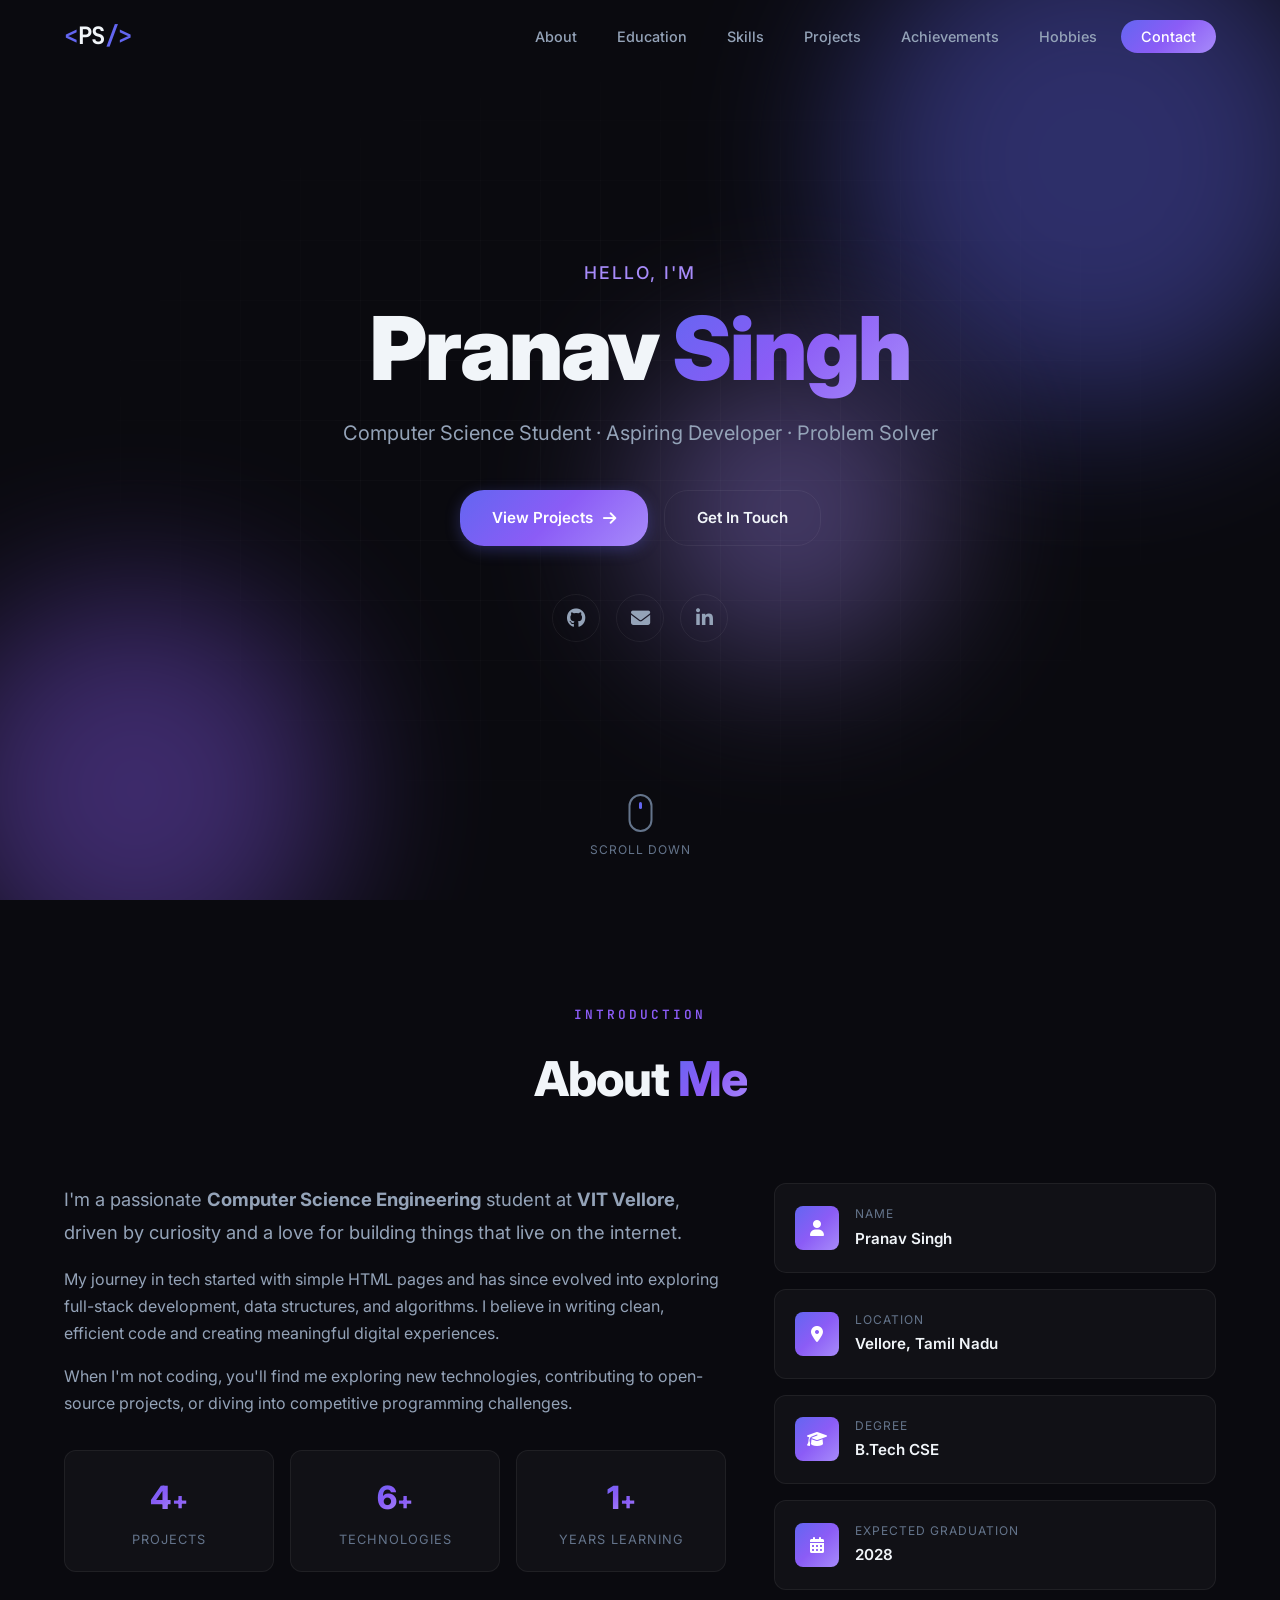
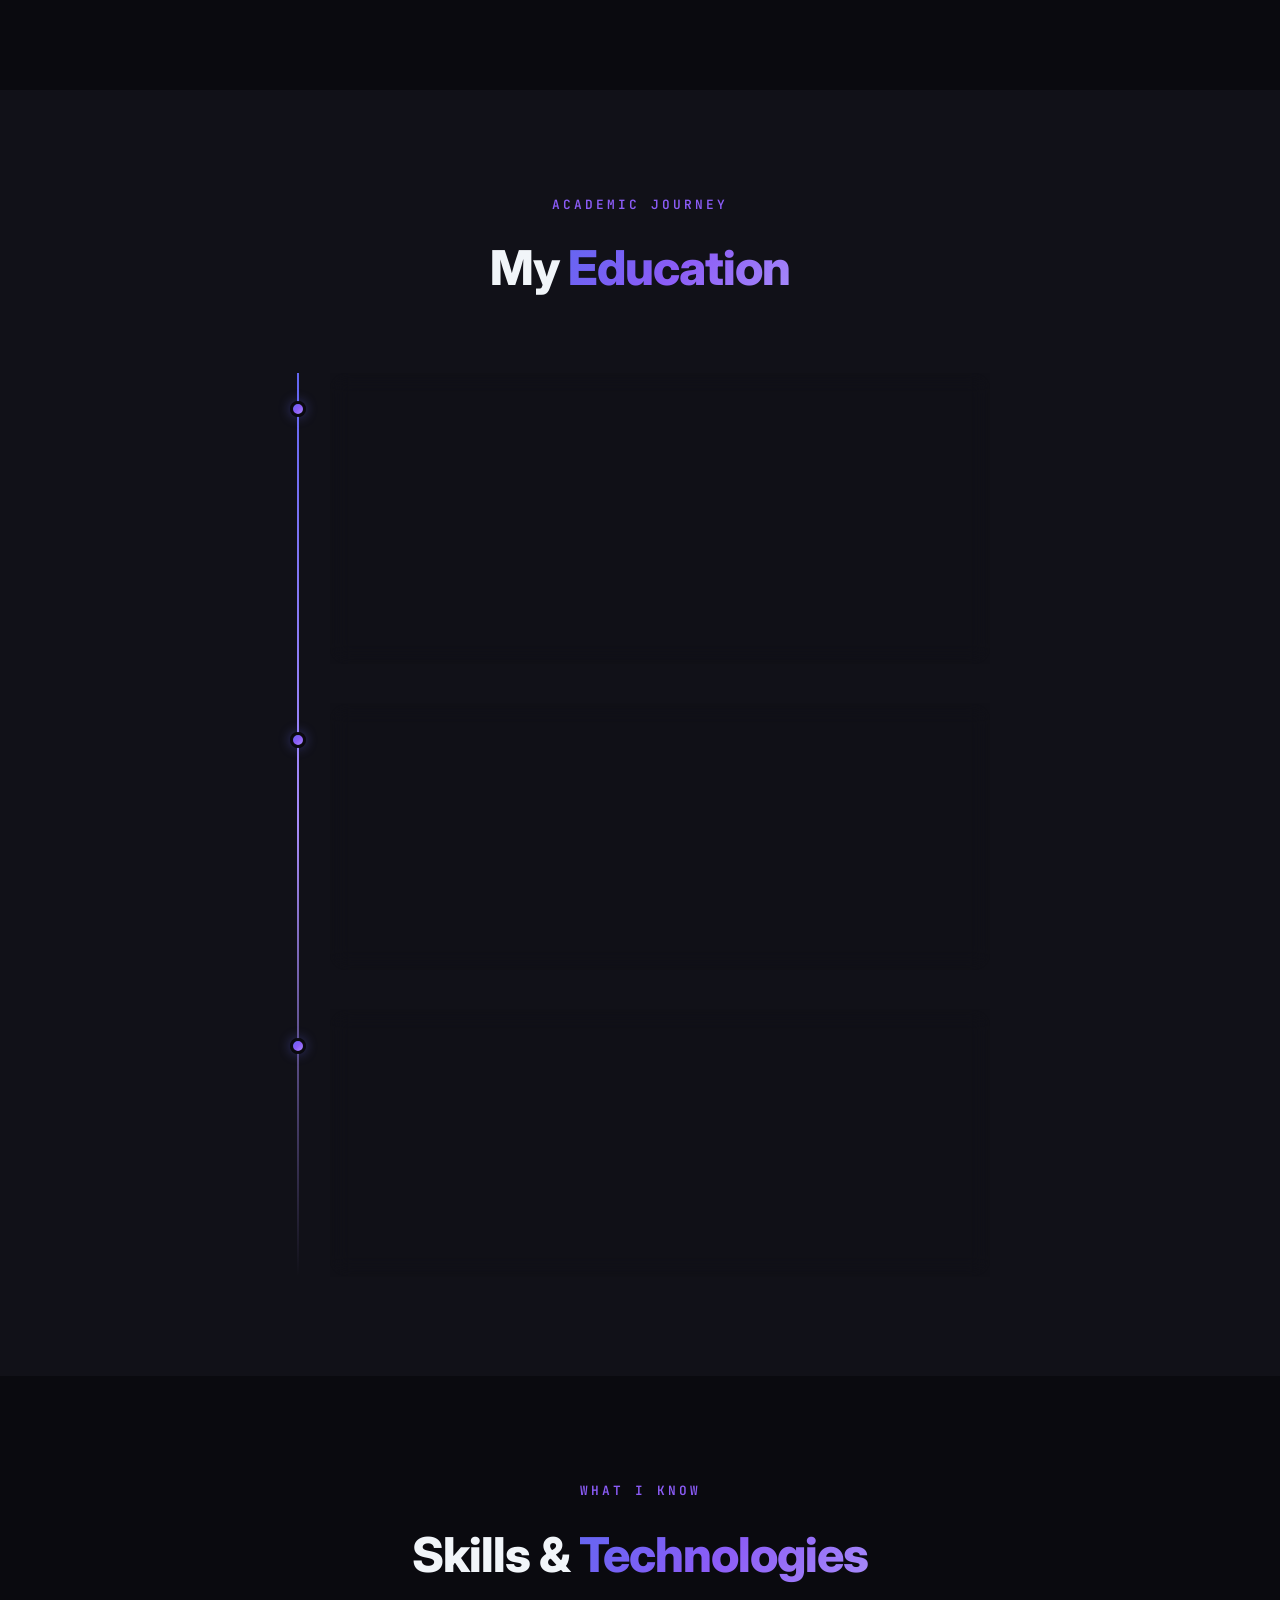
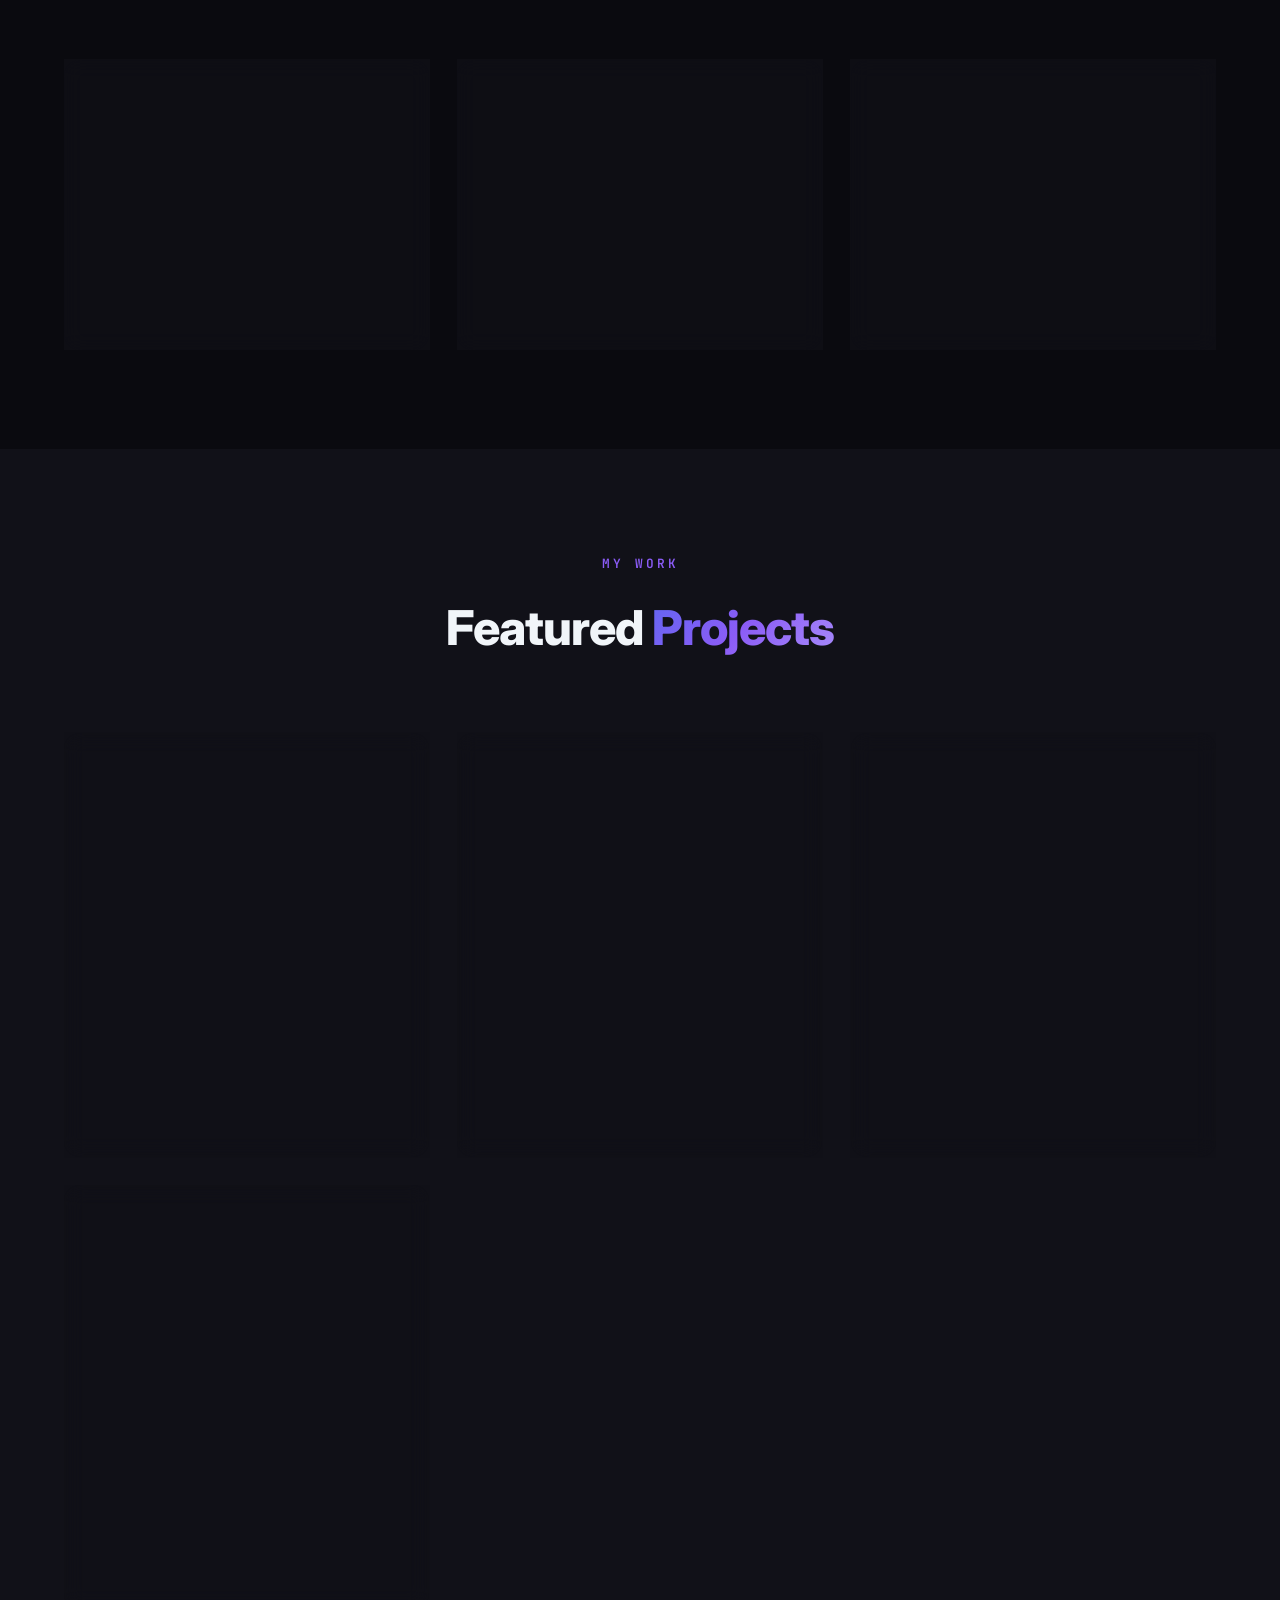
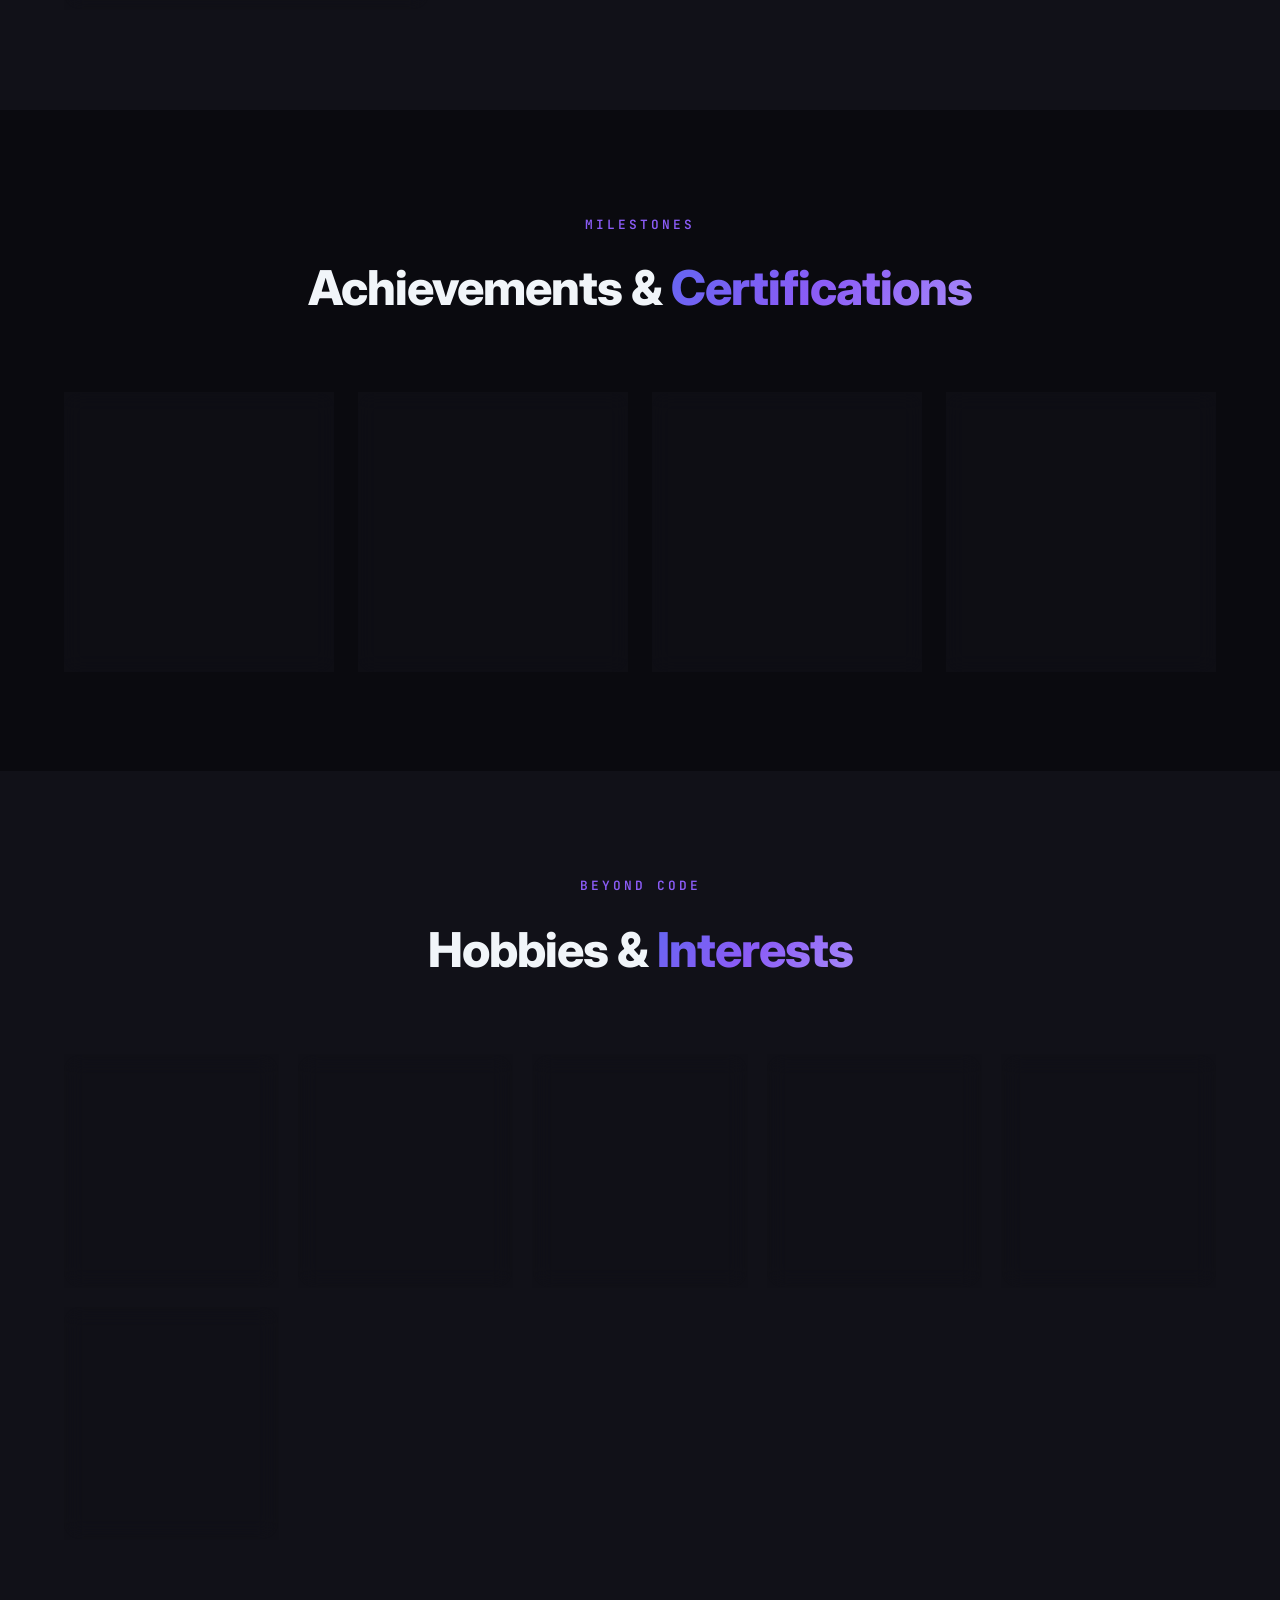
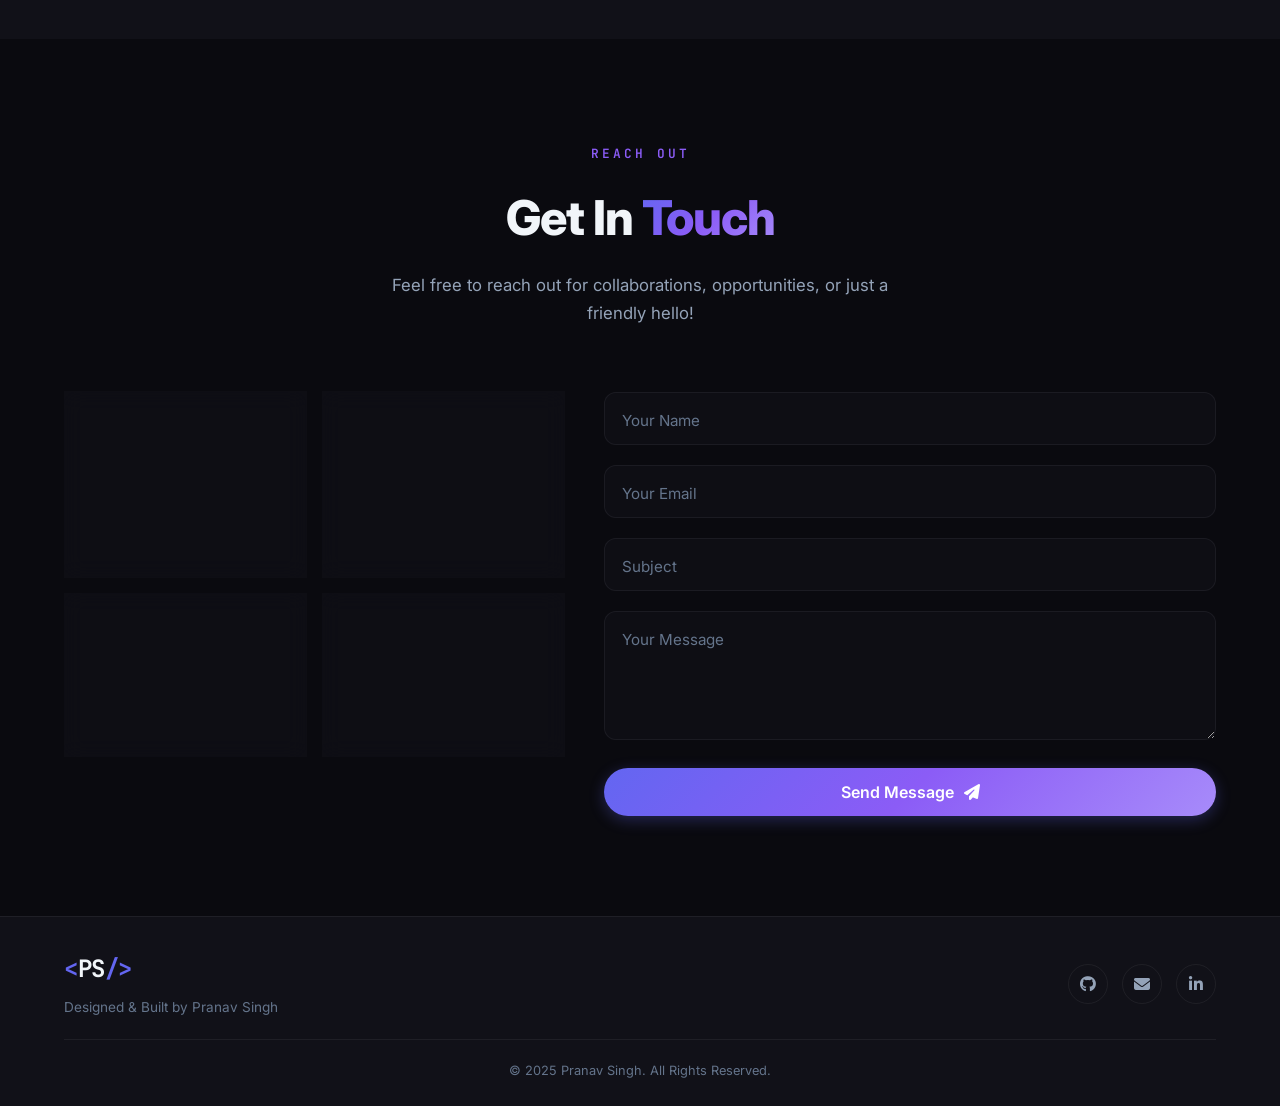
<file: index.html>
<!DOCTYPE html>
<html lang="en">

<head>
    <meta charset="UTF-8">
    <meta name="viewport" content="width=device-width, initial-scale=1.0">
    <meta name="description"
        content="Pranav Singh — Computer Science student at VIT Vellore. Portfolio showcasing education, skills, projects, and achievements.">
    <meta name="author" content="Pranav Singh">
    <meta name="keywords" content="Pranav Singh, Portfolio, Web Developer, VIT Vellore, Computer Science">
    <title>Pranav Singh | Portfolio</title>
    <link rel="preconnect" href="https://fonts.googleapis.com">
    <link rel="preconnect" href="https://fonts.gstatic.com" crossorigin>
    <link
        href="https://fonts.googleapis.com/css2?family=Inter:wght@300;400;500;600;700;800;900&family=JetBrains+Mono:wght@400;500;600&display=swap"
        rel="stylesheet">
    <link rel="stylesheet" href="https://cdnjs.cloudflare.com/ajax/libs/font-awesome/6.5.1/css/all.min.css">
    <link rel="stylesheet" href="style.css">
</head>

<body>

    <!-- ===== NAVIGATION ===== -->
    <nav class="navbar" id="navbar">
        <div class="nav-container">
            <a href="#hero" class="nav-logo">
                <span class="logo-bracket">&lt;</span>PS<span class="logo-bracket">/&gt;</span>
            </a>
            <ul class="nav-links" id="navLinks">
                <li><a href="#about" class="nav-link">About</a></li>
                <li><a href="#education" class="nav-link">Education</a></li>
                <li><a href="#skills" class="nav-link">Skills</a></li>
                <li><a href="#projects" class="nav-link">Projects</a></li>
                <li><a href="#achievements" class="nav-link">Achievements</a></li>
                <li><a href="#hobbies" class="nav-link">Hobbies</a></li>
                <li><a href="#contact" class="nav-link nav-link--cta">Contact</a></li>
            </ul>
            <button class="nav-toggle" id="navToggle" aria-label="Toggle navigation">
                <span class="hamburger"></span>
            </button>
        </div>
    </nav>

    <!-- ===== HERO SECTION ===== -->
    <section class="hero" id="hero">
        <div class="hero-bg">
            <div class="hero-orb hero-orb--1"></div>
            <div class="hero-orb hero-orb--2"></div>
            <div class="hero-orb hero-orb--3"></div>
            <div class="hero-grid"></div>
        </div>
        <div class="hero-content">
            <p class="hero-greeting animate-in">Hello, I'm</p>
            <h1 class="hero-name animate-in animate-in--delay-1">
                Pranav <span class="gradient-text">Singh</span>
            </h1>
            <p class="hero-tagline animate-in animate-in--delay-2">
                Computer Science Student · Aspiring Developer · Problem Solver
            </p>
            <div class="hero-actions animate-in animate-in--delay-3">
                <a href="#projects" class="btn btn--primary">
                    <span>View Projects</span>
                    <i class="fas fa-arrow-right"></i>
                </a>
                <a href="#contact" class="btn btn--outline">
                    <span>Get In Touch</span>
                </a>
            </div>
            <div class="hero-socials animate-in animate-in--delay-4">
                <a href="https://github.com/pranav-singh2006" target="_blank" rel="noopener" class="social-link"
                    aria-label="GitHub">
                    <i class="fab fa-github"></i>
                </a>
                <a href="mailto:pranav.singh2024@vitstudent.ac.in" class="social-link" aria-label="Email">
                    <i class="fas fa-envelope"></i>
                </a>
                <a href="https://linkedin.com/in/" target="_blank" rel="noopener" class="social-link"
                    aria-label="LinkedIn">
                    <i class="fab fa-linkedin-in"></i>
                </a>
            </div>
        </div>
        <div class="scroll-indicator">
            <div class="mouse">
                <div class="mouse-wheel"></div>
            </div>
            <p>Scroll Down</p>
        </div>
    </section>

    <!-- ===== ABOUT SECTION ===== -->
    <section class="section" id="about">
        <div class="container">
            <div class="section-header">
                <span class="section-tag">Introduction</span>
                <h2 class="section-title">About <span class="gradient-text">Me</span></h2>
            </div>
            <div class="about-grid">
                <div class="about-text">
                    <p class="about-intro">
                        I'm a passionate <strong>Computer Science Engineering</strong> student at
                        <strong>VIT Vellore</strong>, driven by curiosity and a love for building
                        things that live on the internet.
                    </p>
                    <p>
                        My journey in tech started with simple HTML pages and has since evolved
                        into exploring full-stack development, data structures, and algorithms.
                        I believe in writing clean, efficient code and creating meaningful digital
                        experiences.
                    </p>
                    <p>
                        When I'm not coding, you'll find me exploring new technologies,
                        contributing to open-source projects, or diving into competitive programming
                        challenges.
                    </p>
                    <div class="about-stats">
                        <div class="stat-card">
                            <span class="stat-number" data-target="5">0</span><span class="stat-plus">+</span>
                            <span class="stat-label">Projects</span>
                        </div>
                        <div class="stat-card">
                            <span class="stat-number" data-target="8">0</span><span class="stat-plus">+</span>
                            <span class="stat-label">Technologies</span>
                        </div>
                        <div class="stat-card">
                            <span class="stat-number" data-target="2">0</span><span class="stat-plus">+</span>
                            <span class="stat-label">Years Learning</span>
                        </div>
                    </div>
                </div>
                <div class="about-details">
                    <div class="detail-card">
                        <div class="detail-icon"><i class="fas fa-user"></i></div>
                        <div>
                            <span class="detail-label">Name</span>
                            <span class="detail-value">Pranav Singh</span>
                        </div>
                    </div>
                    <div class="detail-card">
                        <div class="detail-icon"><i class="fas fa-map-marker-alt"></i></div>
                        <div>
                            <span class="detail-label">Location</span>
                            <span class="detail-value">Vellore, Tamil Nadu</span>
                        </div>
                    </div>
                    <div class="detail-card">
                        <div class="detail-icon"><i class="fas fa-graduation-cap"></i></div>
                        <div>
                            <span class="detail-label">Degree</span>
                            <span class="detail-value">B.Tech CSE</span>
                        </div>
                    </div>
                    <div class="detail-card">
                        <div class="detail-icon"><i class="fas fa-calendar-alt"></i></div>
                        <div>
                            <span class="detail-label">Expected Graduation</span>
                            <span class="detail-value">2028</span>
                        </div>
                    </div>
                </div>
            </div>
        </div>
    </section>

    <!-- ===== EDUCATION SECTION ===== -->
    <section class="section section--alt" id="education">
        <div class="container">
            <div class="section-header">
                <span class="section-tag">Academic Journey</span>
                <h2 class="section-title">My <span class="gradient-text">Education</span></h2>
            </div>
            <div class="timeline">
                <div class="timeline-item">
                    <div class="timeline-dot"></div>
                    <div class="timeline-card">
                        <div class="timeline-badge">2024 – 2028</div>
                        <h3>B.Tech in Computer Science & Engineering</h3>
                        <p class="timeline-institution">
                            <i class="fas fa-university"></i> VIT Vellore, Tamil Nadu
                        </p>
                        <p>Pursuing core computer science with specialization in software development. Coursework
                            includes Data Structures, Web Programming, Object-Oriented Programming, and Database
                            Management Systems.</p>
                        <div class="timeline-tags">
                            <span class="tag">DSA</span>
                            <span class="tag">Web Dev</span>
                            <span class="tag">OOP</span>
                            <span class="tag">DBMS</span>
                        </div>
                    </div>
                </div>
                <div class="timeline-item">
                    <div class="timeline-dot"></div>
                    <div class="timeline-card">
                        <div class="timeline-badge">2022 – 2024</div>
                        <h3>Senior Secondary Education (Class XII)</h3>
                        <p class="timeline-institution">
                            <i class="fas fa-school"></i> CBSE Board
                        </p>
                        <p>Completed senior secondary education with a focus on Physics, Chemistry, and Mathematics.
                            Developed a strong foundation in analytical thinking and problem-solving.</p>
                        <div class="timeline-tags">
                            <span class="tag">PCM</span>
                            <span class="tag">CBSE</span>
                        </div>
                    </div>
                </div>
                <div class="timeline-item">
                    <div class="timeline-dot"></div>
                    <div class="timeline-card">
                        <div class="timeline-badge">2018 – 2022</div>
                        <h3>Secondary Education (Class X)</h3>
                        <p class="timeline-institution">
                            <i class="fas fa-school"></i> CBSE Board
                        </p>
                        <p>Completed secondary education with strong academic performance. First exposure to programming
                            through basic computer science courses.</p>
                        <div class="timeline-tags">
                            <span class="tag">Science</span>
                            <span class="tag">Mathematics</span>
                        </div>
                    </div>
                </div>
            </div>
        </div>
    </section>

    <!-- ===== SKILLS SECTION ===== -->
    <section class="section" id="skills">
        <div class="container">
            <div class="section-header">
                <span class="section-tag">What I Know</span>
                <h2 class="section-title">Skills & <span class="gradient-text">Technologies</span></h2>
            </div>
            <div class="skills-grid">
                <div class="skill-category">
                    <div class="skill-category-header">
                        <div class="skill-icon-wrapper skill-icon--frontend">
                            <i class="fas fa-code"></i>
                        </div>
                        <h3>Frontend Development</h3>
                    </div>
                    <div class="skill-items">
                        <div class="skill-item">
                            <i class="fab fa-html5" style="color: #e34c26;"></i>
                            <span>HTML5</span>
                            <div class="skill-bar">
                                <div class="skill-fill" data-width="90"></div>
                            </div>
                        </div>
                        <div class="skill-item">
                            <i class="fab fa-css3-alt" style="color: #264de4;"></i>
                            <span>CSS3</span>
                            <div class="skill-bar">
                                <div class="skill-fill" data-width="85"></div>
                            </div>
                        </div>
                        <div class="skill-item">
                            <i class="fab fa-js" style="color: #f7df1e;"></i>
                            <span>JavaScript</span>
                            <div class="skill-bar">
                                <div class="skill-fill" data-width="70"></div>
                            </div>
                        </div>
                        <div class="skill-item">
                            <i class="fab fa-bootstrap" style="color: #7952b3;"></i>
                            <span>Bootstrap</span>
                            <div class="skill-bar">
                                <div class="skill-fill" data-width="75"></div>
                            </div>
                        </div>
                    </div>
                </div>
                <div class="skill-category">
                    <div class="skill-category-header">
                        <div class="skill-icon-wrapper skill-icon--backend">
                            <i class="fas fa-server"></i>
                        </div>
                        <h3>Programming Languages</h3>
                    </div>
                    <div class="skill-items">
                        <div class="skill-item">
                            <i class="fab fa-python" style="color: #3776ab;"></i>
                            <span>Python</span>
                            <div class="skill-bar">
                                <div class="skill-fill" data-width="80"></div>
                            </div>
                        </div>
                        <div class="skill-item">
                            <i class="fab fa-java" style="color: #f89820;"></i>
                            <span>Java</span>
                            <div class="skill-bar">
                                <div class="skill-fill" data-width="65"></div>
                            </div>
                        </div>
                        <div class="skill-item">
                            <i class="fas fa-copyright" style="color: #a8b9cc;"></i>
                            <span>C / C++</span>
                            <div class="skill-bar">
                                <div class="skill-fill" data-width="70"></div>
                            </div>
                        </div>
                    </div>
                </div>
                <div class="skill-category">
                    <div class="skill-category-header">
                        <div class="skill-icon-wrapper skill-icon--tools">
                            <i class="fas fa-tools"></i>
                        </div>
                        <h3>Tools & Platforms</h3>
                    </div>
                    <div class="skill-items">
                        <div class="skill-item">
                            <i class="fab fa-git-alt" style="color: #f05032;"></i>
                            <span>Git & GitHub</span>
                            <div class="skill-bar">
                                <div class="skill-fill" data-width="75"></div>
                            </div>
                        </div>
                        <div class="skill-item">
                            <i class="fas fa-terminal" style="color: #4ec9b0;"></i>
                            <span>VS Code</span>
                            <div class="skill-bar">
                                <div class="skill-fill" data-width="90"></div>
                            </div>
                        </div>
                        <div class="skill-item">
                            <i class="fab fa-linux" style="color: #fcc624;"></i>
                            <span>Linux</span>
                            <div class="skill-bar">
                                <div class="skill-fill" data-width="55"></div>
                            </div>
                        </div>
                    </div>
                </div>
            </div>
        </div>
    </section>

    <!-- ===== PROJECTS SECTION ===== -->
    <section class="section section--alt" id="projects">
        <div class="container">
            <div class="section-header">
                <span class="section-tag">My Work</span>
                <h2 class="section-title">Featured <span class="gradient-text">Projects</span></h2>
            </div>
            <div class="projects-grid">
                <div class="project-card">
                    <div class="project-image">
                        <div class="project-placeholder">
                            <i class="fas fa-user-circle"></i>
                        </div>
                        <div class="project-overlay">
                            <a href="#" class="project-link" aria-label="View Project"><i
                                    class="fas fa-external-link-alt"></i></a>
                            <a href="https://github.com/pranav-singh2006" target="_blank" class="project-link"
                                aria-label="View Code"><i class="fab fa-github"></i></a>
                        </div>
                    </div>
                    <div class="project-info">
                        <h3>Personal Portfolio Website</h3>
                        <p>A responsive, modern portfolio website built with HTML, CSS, and JavaScript featuring
                            glassmorphism design, smooth animations, and dark theme.</p>
                        <div class="project-tech">
                            <span>HTML5</span>
                            <span>CSS3</span>
                            <span>JavaScript</span>
                        </div>
                    </div>
                </div>
                <div class="project-card">
                    <div class="project-image">
                        <div class="project-placeholder">
                            <i class="fas fa-calculator"></i>
                        </div>
                        <div class="project-overlay">
                            <a href="#" class="project-link" aria-label="View Project"><i
                                    class="fas fa-external-link-alt"></i></a>
                            <a href="https://github.com/pranav-singh2006" target="_blank" class="project-link"
                                aria-label="View Code"><i class="fab fa-github"></i></a>
                        </div>
                    </div>
                    <div class="project-info">
                        <h3>Grade Calculator</h3>
                        <p>An interactive grade calculator application that computes averages and letter grades with a
                            clean user interface, input validation, and real-time feedback.</p>
                        <div class="project-tech">
                            <span>HTML5</span>
                            <span>CSS3</span>
                            <span>JavaScript</span>
                        </div>
                    </div>
                </div>
                <div class="project-card">
                    <div class="project-image">
                        <div class="project-placeholder">
                            <i class="fas fa-route"></i>
                        </div>
                        <div class="project-overlay">
                            <a href="#" class="project-link" aria-label="View Project"><i
                                    class="fas fa-external-link-alt"></i></a>
                            <a href="https://github.com/pranav-singh2006" target="_blank" class="project-link"
                                aria-label="View Code"><i class="fab fa-github"></i></a>
                        </div>
                    </div>
                    <div class="project-info">
                        <h3>Pathfinding Visualizer</h3>
                        <p>Interactive visualization tool for shortest path algorithms including Dijkstra's and A*.
                            Features step-by-step animation and grid customization.</p>
                        <div class="project-tech">
                            <span>HTML5</span>
                            <span>CSS3</span>
                            <span>JavaScript</span>
                        </div>
                    </div>
                </div>
                <div class="project-card">
                    <div class="project-image">
                        <div class="project-placeholder">
                            <i class="fas fa-tasks"></i>
                        </div>
                        <div class="project-overlay">
                            <a href="#" class="project-link" aria-label="View Project"><i
                                    class="fas fa-external-link-alt"></i></a>
                            <a href="https://github.com/pranav-singh2006" target="_blank" class="project-link"
                                aria-label="View Code"><i class="fab fa-github"></i></a>
                        </div>
                    </div>
                    <div class="project-info">
                        <h3>CrushIt – Deadline Tracker</h3>
                        <p>A deadline management web app that helps students track assignments, set priorities, and
                            receive timely reminders for upcoming deadlines.</p>
                        <div class="project-tech">
                            <span>HTML5</span>
                            <span>CSS3</span>
                            <span>JavaScript</span>
                        </div>
                    </div>
                </div>
            </div>
        </div>
    </section>

    <!-- ===== ACHIEVEMENTS SECTION ===== -->
    <section class="section" id="achievements">
        <div class="container">
            <div class="section-header">
                <span class="section-tag">Milestones</span>
                <h2 class="section-title">Achievements & <span class="gradient-text">Certifications</span></h2>
            </div>
            <div class="achievements-grid">
                <div class="achievement-card">
                    <div class="achievement-icon"><i class="fas fa-trophy"></i></div>
                    <h3>JEE Mains Qualified</h3>
                    <p>Successfully appeared for and qualified JEE Mains examination, securing admission to VIT Vellore.
                    </p>
                </div>
                <div class="achievement-card">
                    <div class="achievement-icon"><i class="fas fa-certificate"></i></div>
                    <h3>NPTEL Certification</h3>
                    <p>Completed NPTEL courses in Programming and Data Structures, enhancing foundational CS knowledge.
                    </p>
                </div>
                <div class="achievement-card">
                    <div class="achievement-icon"><i class="fas fa-laptop-code"></i></div>
                    <h3>Hackathon Participation</h3>
                    <p>Participated in intra-college hackathons, collaborating with teams to build innovative solutions
                        within 24 hours.</p>
                </div>
                <div class="achievement-card">
                    <div class="achievement-icon"><i class="fas fa-star"></i></div>
                    <h3>Academic Excellence</h3>
                    <p>Maintained strong academic performance throughout coursework with consistent results in core
                        subjects.</p>
                </div>
            </div>
        </div>
    </section>

    <!-- ===== HOBBIES SECTION ===== -->
    <section class="section section--alt" id="hobbies">
        <div class="container">
            <div class="section-header">
                <span class="section-tag">Beyond Code</span>
                <h2 class="section-title">Hobbies & <span class="gradient-text">Interests</span></h2>
            </div>
            <div class="hobbies-grid">
                <div class="hobby-card">
                    <div class="hobby-emoji">🎮</div>
                    <h3>Gaming</h3>
                    <p>Strategy and puzzle games that sharpen problem-solving skills.</p>
                </div>
                <div class="hobby-card">
                    <div class="hobby-emoji">📚</div>
                    <h3>Reading</h3>
                    <p>Tech blogs, sci-fi novels, and self-improvement literature.</p>
                </div>
                <div class="hobby-card">
                    <div class="hobby-emoji">🏋️</div>
                    <h3>Fitness</h3>
                    <p>Regular workouts to maintain a healthy body and clear mind.</p>
                </div>
                <div class="hobby-card">
                    <div class="hobby-emoji">🎵</div>
                    <h3>Music</h3>
                    <p>Listening to diverse genres while coding and relaxing.</p>
                </div>
                <div class="hobby-card">
                    <div class="hobby-emoji">✈️</div>
                    <h3>Exploring</h3>
                    <p>Discovering new places, cultures, and cuisines.</p>
                </div>
                <div class="hobby-card">
                    <div class="hobby-emoji">💡</div>
                    <h3>Tinkering</h3>
                    <p>Experimenting with new tools, APIs, and side projects.</p>
                </div>
            </div>
        </div>
    </section>

    <!-- ===== CONTACT SECTION ===== -->
    <section class="section" id="contact">
        <div class="container">
            <div class="section-header">
                <span class="section-tag">Reach Out</span>
                <h2 class="section-title">Get In <span class="gradient-text">Touch</span></h2>
                <p class="section-subtitle">Feel free to reach out for collaborations, opportunities, or just a friendly
                    hello!</p>
            </div>
            <div class="contact-grid">
                <div class="contact-cards">
                    <a href="mailto:pranav.singh2006@vitstudent.ac.in" class="contact-card">
                        <div class="contact-card-icon"><i class="fas fa-envelope"></i></div>
                        <h3>Email</h3>
                        <p>pranav.singh2006@vitstudent.ac.in</p>
                    </a>
                    <a href="https://github.com/pranav-singh2006" target="_blank" rel="noopener" class="contact-card">
                        <div class="contact-card-icon"><i class="fab fa-github"></i></div>
                        <h3>GitHub</h3>
                        <p>github.com/pranav-singh2006</p>
                    </a>
                    <a href="https://linkedin.com/in/" target="_blank" rel="noopener" class="contact-card">
                        <div class="contact-card-icon"><i class="fab fa-linkedin-in"></i></div>
                        <h3>LinkedIn</h3>
                        <p>Connect with me</p>
                    </a>
                    <div class="contact-card">
                        <div class="contact-card-icon"><i class="fas fa-map-marker-alt"></i></div>
                        <h3>Location</h3>
                        <p>VIT Vellore, Tamil Nadu, India</p>
                    </div>
                </div>
                <form class="contact-form" id="contactForm">
                    <div class="form-group">
                        <input type="text" id="formName" placeholder=" " required>
                        <label for="formName">Your Name</label>
                    </div>
                    <div class="form-group">
                        <input type="email" id="formEmail" placeholder=" " required>
                        <label for="formEmail">Your Email</label>
                    </div>
                    <div class="form-group">
                        <input type="text" id="formSubject" placeholder=" ">
                        <label for="formSubject">Subject</label>
                    </div>
                    <div class="form-group">
                        <textarea id="formMessage" rows="5" placeholder=" " required></textarea>
                        <label for="formMessage">Your Message</label>
                    </div>
                    <button type="submit" class="btn btn--primary btn--full">
                        <span>Send Message</span>
                        <i class="fas fa-paper-plane"></i>
                    </button>
                </form>
            </div>
        </div>
    </section>

    <!-- ===== FOOTER ===== -->
    <footer class="footer">
        <div class="container">
            <div class="footer-content">
                <div class="footer-brand">
                    <a href="#hero" class="nav-logo">
                        <span class="logo-bracket">&lt;</span>PS<span class="logo-bracket">/&gt;</span>
                    </a>
                    <p>Designed & Built by Pranav Singh</p>
                </div>
                <div class="footer-links">
                    <a href="https://github.com/pranav-singh2006" target="_blank" rel="noopener"><i
                            class="fab fa-github"></i></a>
                    <a href="mailto:pranav.singh2006@vitstudent.ac.in"><i class="fas fa-envelope"></i></a>
                    <a href="https://linkedin.com/in/" target="_blank" rel="noopener"><i
                            class="fab fa-linkedin-in"></i></a>
                </div>
            </div>
            <div class="footer-bottom">
                <p>&copy; 2025 Pranav Singh. All Rights Reserved.</p>
            </div>
        </div>
    </footer>

    <script src="script.js"></script>
</body>

</html>
</file>
<file: style.css>
/* ============================================================
   PRANAV SINGH — PORTFOLIO STYLESHEET
   Premium dark theme with glassmorphism & gradient accents
   ============================================================ */

/* ----- CSS Custom Properties ----- */
:root {
    /* Core palette */
    --bg-primary: #0a0a0f;
    --bg-secondary: #111118;
    --bg-card: rgba(17, 17, 24, 0.7);
    --bg-glass: rgba(255, 255, 255, 0.03);

    /* Accent gradient */
    --accent-1: #6366f1;   /* Indigo */
    --accent-2: #8b5cf6;   /* Purple */
    --accent-3: #a78bfa;   /* Lavender */
    --gradient: linear-gradient(135deg, var(--accent-1), var(--accent-2), var(--accent-3));
    --gradient-hover: linear-gradient(135deg, var(--accent-2), var(--accent-3), #c4b5fd);

    /* Text */
    --text-primary: #f1f5f9;
    --text-secondary: #94a3b8;
    --text-muted: #64748b;

    /* Borders */
    --border: rgba(255, 255, 255, 0.06);
    --border-hover: rgba(99, 102, 241, 0.3);

    /* Shadows */
    --shadow-sm: 0 1px 3px rgba(0,0,0,0.3);
    --shadow-md: 0 4px 20px rgba(0,0,0,0.4);
    --shadow-lg: 0 10px 40px rgba(0,0,0,0.5);
    --shadow-glow: 0 0 30px rgba(99, 102, 241, 0.15);

    /* Spacing */
    --section-padding: 100px 0;
    --container-width: 1200px;

    /* Transitions */
    --transition-fast: 0.2s ease;
    --transition-base: 0.3s ease;
    --transition-slow: 0.5s cubic-bezier(0.4, 0, 0.2, 1);

    /* Typography */
    --font-body: 'Inter', -apple-system, BlinkMacSystemFont, sans-serif;
    --font-mono: 'JetBrains Mono', monospace;

    /* Border radius */
    --radius-sm: 8px;
    --radius-md: 12px;
    --radius-lg: 16px;
    --radius-xl: 24px;
}

/* ----- Reset & Base ----- */
*, *::before, *::after {
    margin: 0;
    padding: 0;
    box-sizing: border-box;
}

html {
    scroll-behavior: smooth;
    scroll-padding-top: 80px;
}

body {
    font-family: var(--font-body);
    background-color: var(--bg-primary);
    color: var(--text-primary);
    line-height: 1.7;
    overflow-x: hidden;
    -webkit-font-smoothing: antialiased;
}

a {
    text-decoration: none;
    color: inherit;
    transition: var(--transition-base);
}

img {
    max-width: 100%;
    display: block;
}

ul { list-style: none; }

.container {
    width: 90%;
    max-width: var(--container-width);
    margin: 0 auto;
}

/* ----- Gradient Text Utility ----- */
.gradient-text {
    background: var(--gradient);
    -webkit-background-clip: text;
    -webkit-text-fill-color: transparent;
    background-clip: text;
}

/* ============================================================
   NAVIGATION
   ============================================================ */
.navbar {
    position: fixed;
    top: 0;
    left: 0;
    width: 100%;
    z-index: 1000;
    padding: 16px 0;
    transition: var(--transition-base);
    background: transparent;
}

.navbar.scrolled {
    background: rgba(10, 10, 15, 0.85);
    backdrop-filter: blur(20px);
    -webkit-backdrop-filter: blur(20px);
    border-bottom: 1px solid var(--border);
    padding: 10px 0;
    box-shadow: var(--shadow-md);
}

.nav-container {
    width: 90%;
    max-width: var(--container-width);
    margin: 0 auto;
    display: flex;
    align-items: center;
    justify-content: space-between;
}

.nav-logo {
    font-family: var(--font-mono);
    font-size: 1.5rem;
    font-weight: 700;
    letter-spacing: -0.5px;
}

.logo-bracket {
    color: var(--accent-1);
}

.nav-links {
    display: flex;
    align-items: center;
    gap: 8px;
}

.nav-link {
    padding: 8px 16px;
    font-size: 0.9rem;
    font-weight: 500;
    color: var(--text-secondary);
    border-radius: var(--radius-sm);
    transition: var(--transition-base);
    position: relative;
}

.nav-link:hover {
    color: var(--text-primary);
    background: var(--bg-glass);
}

.nav-link--cta {
    background: var(--gradient);
    color: white !important;
    padding: 8px 20px;
    border-radius: var(--radius-xl);
}

.nav-link--cta:hover {
    background: var(--gradient-hover);
    transform: translateY(-1px);
    box-shadow: var(--shadow-glow);
}

/* Hamburger */
.nav-toggle {
    display: none;
    background: none;
    border: none;
    cursor: pointer;
    padding: 8px;
    z-index: 1001;
}

.hamburger {
    display: block;
    width: 24px;
    height: 2px;
    background: var(--text-primary);
    position: relative;
    transition: var(--transition-base);
}

.hamburger::before,
.hamburger::after {
    content: '';
    position: absolute;
    width: 24px;
    height: 2px;
    background: var(--text-primary);
    left: 0;
    transition: var(--transition-base);
}

.hamburger::before { top: -7px; }
.hamburger::after { top: 7px; }

.nav-toggle.active .hamburger {
    background: transparent;
}

.nav-toggle.active .hamburger::before {
    transform: rotate(45deg);
    top: 0;
}

.nav-toggle.active .hamburger::after {
    transform: rotate(-45deg);
    top: 0;
}

/* ============================================================
   HERO SECTION
   ============================================================ */
.hero {
    min-height: 100vh;
    display: flex;
    align-items: center;
    justify-content: center;
    position: relative;
    overflow: hidden;
}

.hero-bg {
    position: absolute;
    inset: 0;
    z-index: 0;
}

.hero-orb {
    position: absolute;
    border-radius: 50%;
    filter: blur(80px);
    opacity: 0.4;
    animation: orbFloat 20s ease-in-out infinite;
}

.hero-orb--1 {
    width: 500px;
    height: 500px;
    background: var(--accent-1);
    top: -10%;
    right: -5%;
    animation-delay: 0s;
}

.hero-orb--2 {
    width: 400px;
    height: 400px;
    background: var(--accent-2);
    bottom: -10%;
    left: -5%;
    animation-delay: -7s;
}

.hero-orb--3 {
    width: 300px;
    height: 300px;
    background: var(--accent-3);
    top: 40%;
    left: 50%;
    animation-delay: -14s;
}

@keyframes orbFloat {
    0%, 100% { transform: translate(0, 0) scale(1); }
    33% { transform: translate(30px, -30px) scale(1.05); }
    66% { transform: translate(-20px, 20px) scale(0.95); }
}

.hero-grid {
    position: absolute;
    inset: 0;
    background-image:
        linear-gradient(rgba(255,255,255,0.02) 1px, transparent 1px),
        linear-gradient(90deg, rgba(255,255,255,0.02) 1px, transparent 1px);
    background-size: 60px 60px;
    mask-image: radial-gradient(ellipse at center, black 30%, transparent 70%);
    -webkit-mask-image: radial-gradient(ellipse at center, black 30%, transparent 70%);
}

.hero-content {
    text-align: center;
    z-index: 1;
    position: relative;
    padding: 0 20px;
}

.hero-greeting {
    font-size: 1.1rem;
    font-weight: 500;
    color: var(--accent-3);
    letter-spacing: 2px;
    text-transform: uppercase;
    margin-bottom: 12px;
}

.hero-name {
    font-size: clamp(2.5rem, 8vw, 5.5rem);
    font-weight: 900;
    line-height: 1.1;
    letter-spacing: -2px;
    margin-bottom: 20px;
}

.hero-tagline {
    font-size: clamp(1rem, 2.5vw, 1.25rem);
    color: var(--text-secondary);
    margin-bottom: 40px;
    font-weight: 400;
}

.hero-actions {
    display: flex;
    gap: 16px;
    justify-content: center;
    flex-wrap: wrap;
    margin-bottom: 48px;
}

/* Buttons */
.btn {
    display: inline-flex;
    align-items: center;
    gap: 10px;
    padding: 14px 32px;
    border-radius: var(--radius-xl);
    font-size: 0.95rem;
    font-weight: 600;
    cursor: pointer;
    border: none;
    transition: var(--transition-base);
    font-family: var(--font-body);
}

.btn--primary {
    background: var(--gradient);
    color: white;
    box-shadow: 0 4px 15px rgba(99, 102, 241, 0.3);
}

.btn--primary:hover {
    transform: translateY(-2px);
    box-shadow: 0 8px 25px rgba(99, 102, 241, 0.4);
}

.btn--outline {
    background: transparent;
    color: var(--text-primary);
    border: 1.5px solid var(--border);
}

.btn--outline:hover {
    border-color: var(--accent-1);
    background: rgba(99, 102, 241, 0.05);
    transform: translateY(-2px);
}

.btn--full {
    width: 100%;
    justify-content: center;
}

/* Hero Socials */
.hero-socials {
    display: flex;
    gap: 16px;
    justify-content: center;
}

.social-link {
    width: 48px;
    height: 48px;
    display: flex;
    align-items: center;
    justify-content: center;
    border-radius: 50%;
    border: 1px solid var(--border);
    color: var(--text-secondary);
    font-size: 1.2rem;
    transition: var(--transition-base);
}

.social-link:hover {
    color: var(--accent-1);
    border-color: var(--accent-1);
    transform: translateY(-3px);
    box-shadow: var(--shadow-glow);
}

/* Scroll Indicator */
.scroll-indicator {
    position: absolute;
    bottom: 40px;
    left: 50%;
    transform: translateX(-50%);
    display: flex;
    flex-direction: column;
    align-items: center;
    gap: 8px;
    color: var(--text-muted);
    font-size: 0.75rem;
    letter-spacing: 1px;
    text-transform: uppercase;
}

.mouse {
    width: 24px;
    height: 38px;
    border: 2px solid var(--text-muted);
    border-radius: 12px;
    position: relative;
}

.mouse-wheel {
    width: 3px;
    height: 7px;
    background: var(--accent-1);
    border-radius: 2px;
    position: absolute;
    top: 6px;
    left: 50%;
    transform: translateX(-50%);
    animation: scrollWheel 2s ease-in-out infinite;
}

@keyframes scrollWheel {
    0%, 100% { opacity: 1; top: 6px; }
    50% { opacity: 0.3; top: 18px; }
}

/* Hero Animations */
.animate-in {
    opacity: 0;
    transform: translateY(30px);
    animation: fadeInUp 0.8s ease forwards;
}

.animate-in--delay-1 { animation-delay: 0.15s; }
.animate-in--delay-2 { animation-delay: 0.3s; }
.animate-in--delay-3 { animation-delay: 0.45s; }
.animate-in--delay-4 { animation-delay: 0.6s; }

@keyframes fadeInUp {
    to { opacity: 1; transform: translateY(0); }
}

/* ============================================================
   SECTIONS (Common)
   ============================================================ */
.section {
    padding: var(--section-padding);
    position: relative;
}

.section--alt {
    background: var(--bg-secondary);
}

.section-header {
    text-align: center;
    margin-bottom: 64px;
}

.section-tag {
    display: inline-block;
    font-size: 0.8rem;
    font-weight: 600;
    letter-spacing: 3px;
    text-transform: uppercase;
    color: var(--accent-2);
    margin-bottom: 12px;
    font-family: var(--font-mono);
}

.section-title {
    font-size: clamp(2rem, 5vw, 3rem);
    font-weight: 800;
    letter-spacing: -1px;
    margin-bottom: 12px;
}

.section-subtitle {
    color: var(--text-secondary);
    font-size: 1.05rem;
    max-width: 500px;
    margin: 0 auto;
}

/* ============================================================
   ABOUT SECTION
   ============================================================ */
.about-grid {
    display: grid;
    grid-template-columns: 1.2fr 0.8fr;
    gap: 48px;
    align-items: start;
}

.about-intro {
    font-size: 1.15rem;
    line-height: 1.8;
    margin-bottom: 16px;
    color: var(--text-primary);
}

.about-text p {
    color: var(--text-secondary);
    margin-bottom: 16px;
}

.about-stats {
    display: grid;
    grid-template-columns: repeat(3, 1fr);
    gap: 16px;
    margin-top: 32px;
}

.stat-card {
    background: var(--bg-glass);
    border: 1px solid var(--border);
    border-radius: var(--radius-md);
    padding: 20px;
    text-align: center;
    transition: var(--transition-base);
}

.stat-card:hover {
    border-color: var(--border-hover);
    box-shadow: var(--shadow-glow);
    transform: translateY(-2px);
}

.stat-number {
    font-size: 2rem;
    font-weight: 800;
    background: var(--gradient);
    -webkit-background-clip: text;
    -webkit-text-fill-color: transparent;
    background-clip: text;
}

.stat-plus {
    font-size: 1.5rem;
    font-weight: 800;
    background: var(--gradient);
    -webkit-background-clip: text;
    -webkit-text-fill-color: transparent;
    background-clip: text;
}

.stat-label {
    display: block;
    font-size: 0.8rem;
    color: var(--text-muted);
    text-transform: uppercase;
    letter-spacing: 1px;
    margin-top: 4px;
}

.about-details {
    display: flex;
    flex-direction: column;
    gap: 16px;
}

.detail-card {
    display: flex;
    align-items: center;
    gap: 16px;
    padding: 20px;
    background: var(--bg-glass);
    border: 1px solid var(--border);
    border-radius: var(--radius-md);
    transition: var(--transition-base);
}

.detail-card:hover {
    border-color: var(--border-hover);
    transform: translateX(4px);
}

.detail-icon {
    width: 44px;
    height: 44px;
    display: flex;
    align-items: center;
    justify-content: center;
    border-radius: var(--radius-sm);
    background: var(--gradient);
    color: white;
    font-size: 1rem;
    flex-shrink: 0;
}

.detail-label {
    display: block;
    font-size: 0.75rem;
    color: var(--text-muted);
    text-transform: uppercase;
    letter-spacing: 1px;
}

.detail-value {
    font-weight: 600;
    font-size: 0.95rem;
}

/* ============================================================
   EDUCATION / TIMELINE
   ============================================================ */
.timeline {
    position: relative;
    max-width: 700px;
    margin: 0 auto;
    padding-left: 40px;
}

.timeline::before {
    content: '';
    position: absolute;
    left: 7px;
    top: 0;
    bottom: 0;
    width: 2px;
    background: linear-gradient(to bottom, var(--accent-1), var(--accent-3), transparent);
}

.timeline-item {
    position: relative;
    margin-bottom: 40px;
}

.timeline-item:last-child { margin-bottom: 0; }

.timeline-dot {
    position: absolute;
    left: -40px;
    top: 28px;
    width: 16px;
    height: 16px;
    border-radius: 50%;
    background: var(--gradient);
    border: 3px solid var(--bg-primary);
    box-shadow: 0 0 12px rgba(99, 102, 241, 0.4);
    z-index: 1;
}

.timeline-card {
    background: var(--bg-card);
    border: 1px solid var(--border);
    border-radius: var(--radius-lg);
    padding: 28px;
    backdrop-filter: blur(10px);
    transition: var(--transition-base);
}

.timeline-card:hover {
    border-color: var(--border-hover);
    transform: translateX(6px);
    box-shadow: var(--shadow-glow);
}

.timeline-badge {
    display: inline-block;
    padding: 4px 14px;
    background: rgba(99, 102, 241, 0.1);
    color: var(--accent-3);
    border-radius: var(--radius-xl);
    font-size: 0.8rem;
    font-weight: 600;
    font-family: var(--font-mono);
    margin-bottom: 12px;
}

.timeline-card h3 {
    font-size: 1.2rem;
    font-weight: 700;
    margin-bottom: 6px;
}

.timeline-institution {
    color: var(--text-muted);
    font-size: 0.9rem;
    margin-bottom: 10px;
}

.timeline-institution i {
    margin-right: 6px;
    color: var(--accent-2);
}

.timeline-card p:last-of-type {
    color: var(--text-secondary);
    font-size: 0.9rem;
}

.timeline-tags {
    display: flex;
    flex-wrap: wrap;
    gap: 8px;
    margin-top: 14px;
}

.tag {
    padding: 4px 12px;
    background: rgba(99, 102, 241, 0.08);
    color: var(--accent-3);
    border-radius: var(--radius-xl);
    font-size: 0.75rem;
    font-weight: 600;
    border: 1px solid rgba(99, 102, 241, 0.15);
}

/* ============================================================
   SKILLS SECTION
   ============================================================ */
.skills-grid {
    display: grid;
    grid-template-columns: repeat(auto-fit, minmax(340px, 1fr));
    gap: 28px;
}

.skill-category {
    background: var(--bg-card);
    border: 1px solid var(--border);
    border-radius: var(--radius-lg);
    padding: 32px;
    backdrop-filter: blur(10px);
    transition: var(--transition-base);
}

.skill-category:hover {
    border-color: var(--border-hover);
    box-shadow: var(--shadow-glow);
}

.skill-category-header {
    display: flex;
    align-items: center;
    gap: 14px;
    margin-bottom: 24px;
}

.skill-icon-wrapper {
    width: 48px;
    height: 48px;
    display: flex;
    align-items: center;
    justify-content: center;
    border-radius: var(--radius-md);
    font-size: 1.2rem;
    color: white;
}

.skill-icon--frontend { background: linear-gradient(135deg, #e34c26, #f7df1e); }
.skill-icon--backend { background: linear-gradient(135deg, #3776ab, #f89820); }
.skill-icon--tools { background: linear-gradient(135deg, #f05032, #4ec9b0); }

.skill-category-header h3 {
    font-size: 1.1rem;
    font-weight: 700;
}

.skill-items {
    display: flex;
    flex-direction: column;
    gap: 18px;
}

.skill-item {
    display: grid;
    grid-template-columns: 28px 100px 1fr;
    align-items: center;
    gap: 12px;
}

.skill-item i {
    font-size: 1.3rem;
}

.skill-item span {
    font-size: 0.9rem;
    font-weight: 500;
}

.skill-bar {
    height: 6px;
    background: rgba(255, 255, 255, 0.06);
    border-radius: 3px;
    overflow: hidden;
}

.skill-fill {
    height: 100%;
    background: var(--gradient);
    border-radius: 3px;
    width: 0;
    transition: width 1.2s cubic-bezier(0.4, 0, 0.2, 1);
}

/* ============================================================
   PROJECTS SECTION
   ============================================================ */
.projects-grid {
    display: grid;
    grid-template-columns: repeat(auto-fit, minmax(280px, 1fr));
    gap: 28px;
}

.project-card {
    background: var(--bg-card);
    border: 1px solid var(--border);
    border-radius: var(--radius-lg);
    overflow: hidden;
    transition: var(--transition-base);
    backdrop-filter: blur(10px);
}

.project-card:hover {
    transform: translateY(-6px);
    border-color: var(--border-hover);
    box-shadow: var(--shadow-glow);
}

.project-image {
    position: relative;
    height: 200px;
    background: linear-gradient(135deg, rgba(99, 102, 241, 0.1), rgba(139, 92, 246, 0.1));
    display: flex;
    align-items: center;
    justify-content: center;
    overflow: hidden;
}

.project-placeholder {
    font-size: 4rem;
    color: var(--accent-2);
    opacity: 0.3;
}

.project-overlay {
    position: absolute;
    inset: 0;
    background: rgba(10, 10, 15, 0.85);
    display: flex;
    align-items: center;
    justify-content: center;
    gap: 16px;
    opacity: 0;
    transition: var(--transition-base);
}

.project-card:hover .project-overlay {
    opacity: 1;
}

.project-link {
    width: 44px;
    height: 44px;
    display: flex;
    align-items: center;
    justify-content: center;
    border-radius: 50%;
    border: 1.5px solid var(--accent-1);
    color: var(--accent-1);
    font-size: 1rem;
    transition: var(--transition-base);
}

.project-link:hover {
    background: var(--accent-1);
    color: white;
    transform: scale(1.1);
}

.project-info {
    padding: 24px;
}

.project-info h3 {
    font-size: 1.1rem;
    font-weight: 700;
    margin-bottom: 8px;
}

.project-info p {
    font-size: 0.88rem;
    color: var(--text-secondary);
    line-height: 1.6;
    margin-bottom: 16px;
}

.project-tech {
    display: flex;
    flex-wrap: wrap;
    gap: 8px;
}

.project-tech span {
    padding: 4px 12px;
    background: rgba(99, 102, 241, 0.08);
    color: var(--accent-3);
    border-radius: var(--radius-xl);
    font-size: 0.75rem;
    font-weight: 600;
    border: 1px solid rgba(99, 102, 241, 0.15);
}

/* ============================================================
   ACHIEVEMENTS SECTION
   ============================================================ */
.achievements-grid {
    display: grid;
    grid-template-columns: repeat(auto-fit, minmax(260px, 1fr));
    gap: 24px;
}

.achievement-card {
    background: var(--bg-card);
    border: 1px solid var(--border);
    border-radius: var(--radius-lg);
    padding: 32px;
    text-align: center;
    backdrop-filter: blur(10px);
    transition: var(--transition-base);
}

.achievement-card:hover {
    border-color: var(--border-hover);
    transform: translateY(-4px);
    box-shadow: var(--shadow-glow);
}

.achievement-icon {
    width: 64px;
    height: 64px;
    display: flex;
    align-items: center;
    justify-content: center;
    margin: 0 auto 20px;
    border-radius: var(--radius-md);
    background: var(--gradient);
    font-size: 1.6rem;
    color: white;
}

.achievement-card h3 {
    font-size: 1.05rem;
    font-weight: 700;
    margin-bottom: 10px;
}

.achievement-card p {
    font-size: 0.88rem;
    color: var(--text-secondary);
    line-height: 1.6;
}

/* ============================================================
   HOBBIES SECTION
   ============================================================ */
.hobbies-grid {
    display: grid;
    grid-template-columns: repeat(auto-fit, minmax(180px, 1fr));
    gap: 20px;
}

.hobby-card {
    background: var(--bg-card);
    border: 1px solid var(--border);
    border-radius: var(--radius-lg);
    padding: 28px 20px;
    text-align: center;
    backdrop-filter: blur(10px);
    transition: var(--transition-base);
    cursor: default;
}

.hobby-card:hover {
    border-color: var(--border-hover);
    transform: translateY(-4px) scale(1.02);
    box-shadow: var(--shadow-glow);
}

.hobby-emoji {
    font-size: 2.5rem;
    margin-bottom: 14px;
    display: block;
}

.hobby-card h3 {
    font-size: 1rem;
    font-weight: 700;
    margin-bottom: 6px;
}

.hobby-card p {
    font-size: 0.82rem;
    color: var(--text-muted);
    line-height: 1.5;
}

/* ============================================================
   CONTACT SECTION
   ============================================================ */
.contact-grid {
    display: grid;
    grid-template-columns: 0.9fr 1.1fr;
    gap: 40px;
    align-items: start;
}

.contact-cards {
    display: grid;
    grid-template-columns: 1fr 1fr;
    gap: 16px;
}

.contact-card {
    background: var(--bg-card);
    border: 1px solid var(--border);
    border-radius: var(--radius-md);
    padding: 24px;
    text-align: center;
    backdrop-filter: blur(10px);
    transition: var(--transition-base);
    display: block;
}

.contact-card:hover {
    border-color: var(--border-hover);
    transform: translateY(-3px);
    box-shadow: var(--shadow-glow);
}

.contact-card-icon {
    width: 48px;
    height: 48px;
    display: flex;
    align-items: center;
    justify-content: center;
    border-radius: 50%;
    background: var(--gradient);
    color: white;
    font-size: 1.2rem;
    margin: 0 auto 14px;
}

.contact-card h3 {
    font-size: 0.95rem;
    font-weight: 700;
    margin-bottom: 4px;
}

.contact-card p {
    font-size: 0.8rem;
    color: var(--text-muted);
    word-break: break-all;
}

/* Contact Form */
.contact-form {
    display: flex;
    flex-direction: column;
    gap: 20px;
}

.form-group {
    position: relative;
}

.form-group input,
.form-group textarea {
    width: 100%;
    padding: 16px 18px;
    background: var(--bg-card);
    border: 1px solid var(--border);
    border-radius: var(--radius-md);
    color: var(--text-primary);
    font-family: var(--font-body);
    font-size: 0.95rem;
    transition: var(--transition-base);
    outline: none;
    resize: vertical;
}

.form-group input:focus,
.form-group textarea:focus {
    border-color: var(--accent-1);
    box-shadow: 0 0 0 3px rgba(99, 102, 241, 0.1);
}

.form-group label {
    position: absolute;
    left: 18px;
    top: 16px;
    color: var(--text-muted);
    font-size: 0.95rem;
    pointer-events: none;
    transition: var(--transition-base);
    background: transparent;
}

.form-group input:focus + label,
.form-group input:not(:placeholder-shown) + label,
.form-group textarea:focus + label,
.form-group textarea:not(:placeholder-shown) + label {
    top: -8px;
    left: 14px;
    font-size: 0.75rem;
    color: var(--accent-2);
    background: var(--bg-primary);
    padding: 0 6px;
}

.section--alt .form-group input:focus + label,
.section--alt .form-group input:not(:placeholder-shown) + label {
    background: var(--bg-secondary);
}

.btn--primary[type="submit"] {
    font-size: 1rem;
}

/* ============================================================
   FOOTER
   ============================================================ */
.footer {
    background: var(--bg-secondary);
    border-top: 1px solid var(--border);
    padding: 32px 0 24px;
}

.footer-content {
    display: flex;
    justify-content: space-between;
    align-items: center;
    margin-bottom: 20px;
}

.footer-brand p {
    color: var(--text-muted);
    font-size: 0.85rem;
    margin-top: 6px;
}

.footer-links {
    display: flex;
    gap: 14px;
}

.footer-links a {
    width: 40px;
    height: 40px;
    display: flex;
    align-items: center;
    justify-content: center;
    border-radius: 50%;
    border: 1px solid var(--border);
    color: var(--text-secondary);
    transition: var(--transition-base);
}

.footer-links a:hover {
    color: var(--accent-1);
    border-color: var(--accent-1);
    transform: translateY(-2px);
}

.footer-bottom {
    text-align: center;
    padding-top: 20px;
    border-top: 1px solid var(--border);
}

.footer-bottom p {
    color: var(--text-muted);
    font-size: 0.8rem;
}

/* ============================================================
   SCROLL REVEAL ANIMATIONS
   ============================================================ */
.reveal {
    opacity: 0;
    transform: translateY(40px);
    transition: all 0.7s cubic-bezier(0.4, 0, 0.2, 1);
}

.reveal.visible {
    opacity: 1;
    transform: translateY(0);
}

/* ============================================================
   RESPONSIVE DESIGN
   ============================================================ */

/* Tablets */
@media (max-width: 968px) {
    .about-grid {
        grid-template-columns: 1fr;
    }

    .about-details {
        display: grid;
        grid-template-columns: 1fr 1fr;
    }

    .contact-grid {
        grid-template-columns: 1fr;
    }

    .contact-cards {
        grid-template-columns: repeat(4, 1fr);
    }
}

@media (max-width: 768px) {
    :root {
        --section-padding: 70px 0;
    }

    /* Mobile nav */
    .nav-toggle { display: block; }

    .nav-links {
        position: fixed;
        top: 0;
        right: -100%;
        width: 75%;
        max-width: 320px;
        height: 100vh;
        background: rgba(10, 10, 15, 0.97);
        backdrop-filter: blur(30px);
        flex-direction: column;
        justify-content: center;
        gap: 8px;
        padding: 60px 32px;
        transition: var(--transition-slow);
        border-left: 1px solid var(--border);
    }

    .nav-links.active {
        right: 0;
    }

    .nav-link {
        font-size: 1.1rem;
        padding: 14px 20px;
        width: 100%;
        text-align: center;
    }

    .nav-link--cta {
        margin-top: 10px;
    }

    /* Hero */
    .hero-name {
        letter-spacing: -1px;
    }

    .scroll-indicator { display: none; }

    /* About stats */
    .about-stats {
        grid-template-columns: repeat(3, 1fr);
    }

    .about-details {
        grid-template-columns: 1fr;
    }

    /* Contact */
    .contact-cards {
        grid-template-columns: 1fr 1fr;
    }

    /* Skills */
    .skills-grid {
        grid-template-columns: 1fr;
    }

    /* Projects */
    .projects-grid {
        grid-template-columns: 1fr;
    }

    /* Footer */
    .footer-content {
        flex-direction: column;
        text-align: center;
        gap: 16px;
    }
}

@media (max-width: 480px) {
    .about-stats {
        grid-template-columns: 1fr;
    }

    .contact-cards {
        grid-template-columns: 1fr;
    }

    .hobbies-grid {
        grid-template-columns: 1fr 1fr;
    }

    .hero-actions {
        flex-direction: column;
        align-items: center;
    }

    .btn {
        width: 100%;
        justify-content: center;
    }

    .skill-item {
        grid-template-columns: 28px 80px 1fr;
    }
}
</file>
